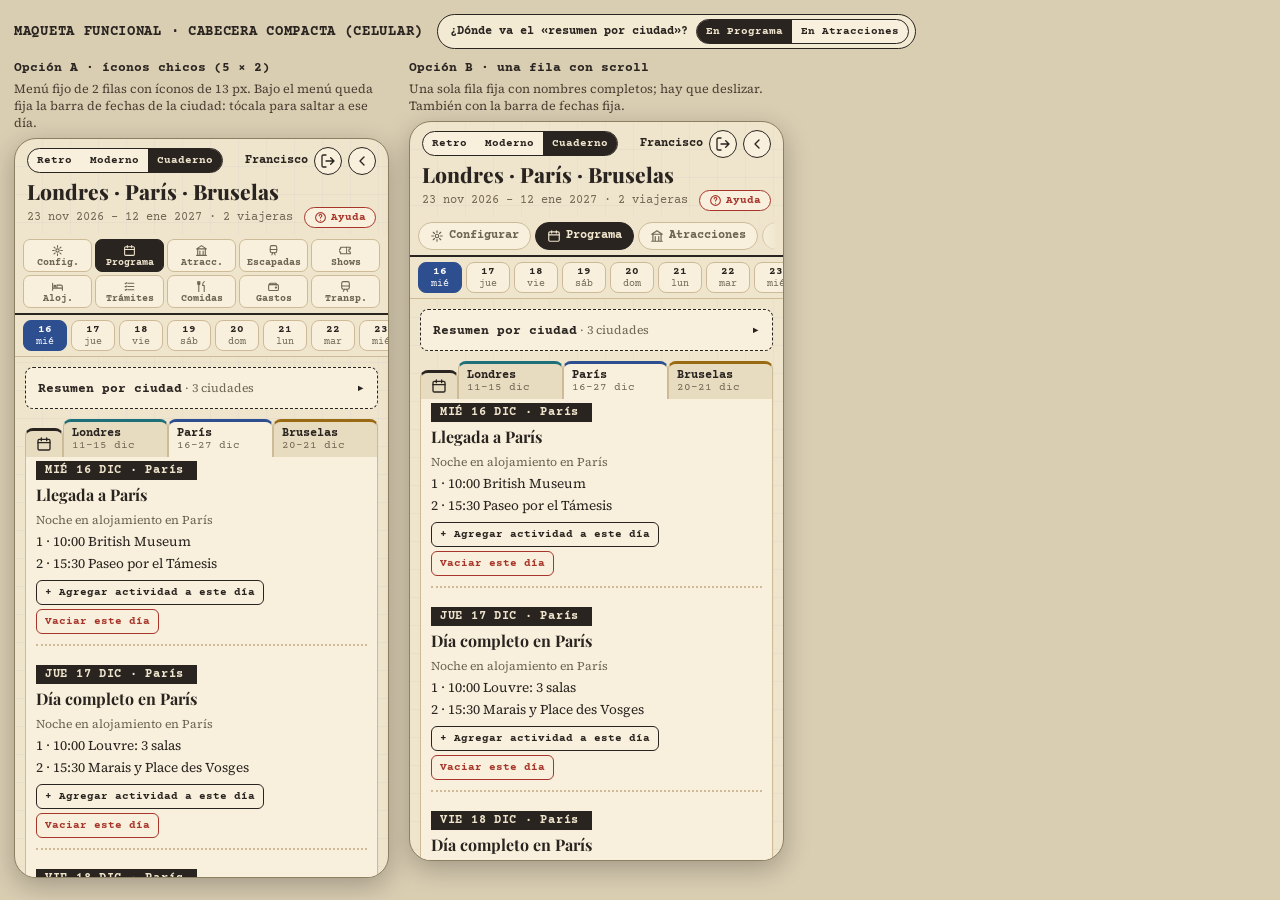
<file: maqueta-cabecera.html>
<!doctype html>
<html lang="es">
<head>
<meta charset="utf-8">
<meta name="viewport" content="width=device-width, initial-scale=1">
<title>Maqueta funcional · cabecera compacta para el celular</title>
<link rel="stylesheet" href="https://fonts.googleapis.com/css2?family=Playfair+Display:wght@600;700;800&family=Source+Serif+4:opsz,wght@8..60,400;8..60,600;8..60,700&family=Courier+Prime:wght@400;700&display=swap">
<style>
:root{--bg:#efe4cc;--card:#f8f0dc;--ink:#2a2420;--muted:#6f6352;--line:#cdbb98;--stamp:#a8352b;--LO:#1d6f7a;--PA:#2e4f8f;--BR:#9a6a12;
  --f-display:"Playfair Display",Georgia,serif;--f-body:"Source Serif 4",Georgia,serif;--f-mono:"Courier Prime","Courier New",monospace}
*{box-sizing:border-box}
body{margin:0;background:#d9cdb2;font-family:var(--f-body);color:var(--ink);padding:14px}
.top{display:flex;flex-wrap:wrap;gap:14px;align-items:center;margin-bottom:12px}
.top h1{font:700 14px var(--f-mono);letter-spacing:.05em;text-transform:uppercase;margin:0}
.sw{display:flex;align-items:center;gap:8px;font:700 12px var(--f-mono);background:#f3ead4;border:1.5px solid var(--ink);border-radius:999px;padding:4px 6px 4px 12px}
.sw .seg{margin:0}
.row{display:flex;gap:20px;flex-wrap:wrap;align-items:flex-start}
.col{display:flex;flex-direction:column;gap:6px}
.col>b{font:700 13px var(--f-mono)}.col>small{max-width:375px;color:#4a4033;font-size:12.5px;line-height:1.35}
.ph{width:375px;height:740px;background:var(--bg);border:1px solid #8d7f62;border-radius:22px;overflow:hidden;position:relative;box-shadow:0 8px 26px rgba(0,0,0,.25);
  background-image:linear-gradient(transparent 27px,rgba(110,140,200,.12) 28px),linear-gradient(90deg,transparent 27px,rgba(110,140,200,.1) 28px);background-size:28px 28px}
.scroll{height:100%;overflow:auto;scroll-behavior:smooth}
.ic{width:16px;height:16px;fill:none;stroke:currentColor;stroke-width:2;stroke-linecap:round;stroke-linejoin:round;flex:none}
.seg{display:flex;border:1.5px solid var(--ink);border-radius:999px;overflow:hidden;background:var(--card)}
.seg button{font:700 11px var(--f-mono);border:0;background:transparent;color:var(--ink);padding:5px 9px;cursor:pointer}
.seg button[aria-pressed="true"]{background:var(--ink);color:var(--bg)}
/* cabecera */
.hd{padding:8px 12px 6px;display:flex;flex-direction:column;gap:5px}
.r1{display:flex;align-items:center;justify-content:space-between;gap:8px}
.usr{display:flex;align-items:center;gap:6px;font:700 12px var(--f-mono)}
.usr .nm{max-width:78px;overflow:hidden;text-overflow:ellipsis;white-space:nowrap}
.ib{width:28px;height:28px;border-radius:50%;border:1.5px solid var(--ink);background:var(--card);color:var(--ink);display:grid;place-items:center;padding:0;cursor:pointer}
.hd h1{font:800 21px/1.05 var(--f-display);margin:0}
.sub{font:12px var(--f-mono);color:var(--muted);display:flex;justify-content:space-between;align-items:center;gap:8px}
.hb{display:flex;align-items:center;gap:4px;border:1.5px solid var(--stamp);color:var(--stamp);background:var(--card);border-radius:999px;font:700 11px var(--f-mono);padding:3px 9px;cursor:pointer}.hb .ic{width:13px;height:13px}
/* menú fijo */
.stk{position:sticky;top:0;z-index:6;background:var(--bg)}
.menu{border-bottom:2.5px solid var(--ink);padding:5px 8px 0}
.mA{display:grid;grid-template-columns:repeat(5,1fr);gap:3px;padding-bottom:5px}
.mA button{display:flex;flex-direction:column;align-items:center;gap:1px;border:1.5px solid var(--line);border-radius:7px;background:var(--card);color:var(--muted);font:700 9.5px var(--f-mono);padding:4px 1px 3px;cursor:pointer}
.mA .ic{width:13px;height:13px}
.mA button[aria-selected="true"],.mB button[aria-selected="true"]{background:var(--ink);color:var(--bg);border-color:var(--ink)}
.mB{display:flex;gap:4px;overflow-x:auto;scrollbar-width:none;padding-bottom:5px}
.mB button{flex:none;display:flex;align-items:center;gap:5px;border:1.5px solid var(--line);border-radius:999px;background:var(--card);color:var(--muted);font:700 11.5px var(--f-mono);padding:6px 11px;cursor:pointer;white-space:nowrap}
.mB .ic{width:14px;height:14px}
.fade{position:relative}.fade:after{content:"";position:absolute;right:0;top:0;bottom:5px;width:26px;background:linear-gradient(90deg,transparent,var(--bg));pointer-events:none}
/* fechas de la ciudad (fijas bajo el menú) */
.chips{display:flex;gap:4px;overflow-x:auto;scrollbar-width:none;padding:5px 8px;background:var(--bg);border-bottom:1px solid var(--line)}
.chips button{flex:none;min-width:44px;border:1.5px solid var(--line);border-radius:8px;background:var(--card);font:700 11px var(--f-mono);padding:3px 6px;color:var(--ink);cursor:pointer;line-height:1.15}
.chips button small{display:block;font:10px var(--f-mono);color:var(--muted)}
.chips button[aria-pressed="true"]{background:var(--c);color:#fff;border-color:var(--c)}.chips button[aria-pressed="true"] small{color:#fff}
.body{padding:10px 10px 40px;display:flex;flex-direction:column;gap:10px}
/* resumen por ciudad */
details.res{background:var(--card);border:1.5px dashed var(--ink);border-radius:8px;padding:5px 12px}
details.res summary{cursor:pointer;font:700 13px var(--f-mono);list-style:none;display:flex;justify-content:space-between;align-items:center;gap:8px;min-height:30px}
details.res summary::-webkit-details-marker{display:none}
details.res summary .mu{font:400 12px var(--f-body);color:var(--muted)}
details.res summary:after{content:"▸";font-size:14px}details.res[open] summary:after{content:"▾"}
.fc{background:var(--card);border:1px solid var(--line);border-radius:6px;padding:8px 10px;margin:8px 0;font-size:13.5px;border-top:4px solid var(--c)}
.fc small{color:var(--muted)}.bar{height:8px;border-radius:4px;background:#e2d6b8;overflow:hidden;margin:4px 0}.bar i{display:block;height:100%;background:#3d6b3a}
.fc .st{font:700 12px var(--f-mono);color:#3d6b3a}.fc .bt{display:flex;flex-wrap:wrap;gap:5px;margin-top:6px}
.btn{font:700 11px var(--f-mono);border:1.5px solid var(--ink);border-radius:6px;background:var(--card);color:var(--ink);padding:5px 8px;cursor:pointer}
.btn.dk{background:var(--ink);color:var(--bg)}.btn.rd{border-color:var(--stamp);color:var(--stamp)}
.pillrow{display:flex;gap:5px;flex-wrap:wrap}.pill{font:700 11px var(--f-mono);border:1.5px solid var(--c);color:var(--c);background:var(--card);border-radius:999px;padding:3px 9px}
.link{font:700 12px var(--f-mono);color:var(--stamp);background:none;border:0;text-decoration:underline;cursor:pointer;padding:2px 0;text-align:left}
/* ciudades y días */
.cities{display:flex;align-items:flex-end}
.cities button{flex:1;text-align:left;border:1px solid var(--line);border-bottom:0;border-radius:8px 8px 0 0;background:#e8dcc0;padding:5px 8px;font:700 12px var(--f-mono);color:var(--ink);cursor:pointer;border-top:3px solid var(--c)}
.cities button small{display:block;font:10.5px var(--f-mono);color:var(--muted)}
.cities button[aria-selected="true"]{background:var(--card)}
.cities .cal{flex:none;width:38px;border-top:3px solid var(--ink);display:grid;place-items:center}
.days{background:var(--card);border:1px solid var(--line);margin-top:-10px;padding:8px 10px 6px;display:flex;flex-direction:column;gap:14px}
.day{border-bottom:2px dotted var(--line);padding-bottom:10px;scroll-margin-top:var(--sk,120px)}
.dtab{display:inline-block;background:var(--ink);color:var(--bg);font:700 12px var(--f-mono);padding:3px 13px 3px 9px;letter-spacing:.06em}
.day h3{font:700 16px var(--f-display);margin:4px 0 2px}.day p{margin:3px 0;font-size:13.5px}.day .n{color:var(--muted);font-size:12px}
.note{font-size:12px;color:var(--muted)}
.ficha{background:color-mix(in srgb,#d8b979 22%,var(--card));border:1px solid #b8a06a;padding:9px 11px;font-size:13.5px}.ficha h4{margin:0 0 3px;font:700 15px var(--f-display)}
.filters{display:flex;gap:5px;flex-wrap:wrap}.chip{font:700 11px var(--f-mono);border:1.5px solid var(--ink);border-radius:999px;background:var(--card);padding:4px 9px;cursor:pointer}.chip[aria-pressed="true"]{background:var(--ink);color:var(--bg)}
.eb{font:700 11px var(--f-mono);letter-spacing:.1em;text-transform:uppercase;color:var(--muted)}
.empty{background:var(--card);border:1.5px dashed var(--line);border-radius:8px;padding:18px;text-align:center;font:13px var(--f-mono);color:var(--muted)}
.pop{position:absolute;left:10px;right:10px;top:96px;background:var(--card);border:1.5px solid var(--ink);border-radius:10px;padding:10px 12px;font-size:13px;box-shadow:0 8px 20px rgba(0,0,0,.3);z-index:20}
</style>
</head>
<body>
<div class="top"><h1>Maqueta funcional · cabecera compacta (celular)</h1>
 <label class="sw">¿Dónde va el «resumen por ciudad»?<span class="seg" id="place"><button data-pl="prog" aria-pressed="true">En Programa</button><button data-pl="att" aria-pressed="false">En Atracciones</button></span></label></div>
<div class="row" id="root"></div>
<script>
const I={cfg:'<circle cx="12" cy="12" r="3"/><path d="M12 3v3M12 18v3M3 12h3M18 12h3M5.6 5.6l2.1 2.1M16.3 16.3l2.1 2.1M5.6 18.4l2.1-2.1M16.3 7.7l2.1-2.1"/>',
 prog:'<rect x="3" y="5" width="18" height="16" rx="2"/><path d="M3 10h18M8 3v4M16 3v4"/>',att:'<path d="M3 21h18M5 21V10M19 21V10M9 21v-8M15 21v-8M12 3l9 6H3z"/>',
 esc:'<rect x="6" y="3" width="12" height="13" rx="3"/><path d="M6 10h12M9 20l1.5-4M15 20l-1.5-4"/>',sho:'<path d="M3 9a2 2 0 0 0 0 6v3h18v-3a2 2 0 0 1 0-6V6H3z"/><path d="M14 6v12" stroke-dasharray="2 2"/>',
 hot:'<path d="M3 19V6M3 15h18v4M21 15v-2.5a3 3 0 0 0-3-3h-7V15"/><circle cx="7" cy="11.5" r="1.6"/>',buy:'<path d="M9 6h11M9 12h11M9 18h11M4 6l1 1 2-2M4 12l1 1 2-2M4 18l1 1 2-2"/>',
 foo:'<path d="M7 3v7M5 3v4a2 2 0 0 0 4 0V3M7 10v11M17 3c-2 1.5-3 4-3 7h3v11"/>',gas:'<path d="M4 8.5A2.5 2.5 0 0 1 6.5 6H17v3"/><rect x="3" y="8.5" width="18" height="11" rx="2"/><circle cx="16.5" cy="14" r="1.1"/>',
 tra:'<rect x="5" y="3" width="14" height="14" rx="3"/><path d="M5 11h14M8 21l2-4M16 21l-2-4"/>',out:'<path d="M9 21H5a2 2 0 0 1-2-2V5a2 2 0 0 1 2-2h4M16 17l5-5-5-5M21 12H9"/>',back:'<path d="M15 18l-6-6 6-6"/>',
 q:'<circle cx="12" cy="12" r="9"/><path d="M9.5 9a2.5 2.5 0 1 1 3.5 2.3c-.7.4-1 .9-1 1.7M12 17h.01"/>'};
const ic=k=>`<svg class="ic" viewBox="0 0 24 24" aria-hidden="true">${I[k]}</svg>`;
const T=[["cfg","Config.","Configurar"],["prog","Programa","Programa"],["att","Atracc.","Atracciones"],["esc","Escapadas","Escapadas"],["sho","Shows","Espectáculos"],["hot","Aloj.","Alojamiento"],["buy","Trámites","Trámites previos"],["foo","Comidas","Comidas"],["gas","Gastos","Gastos"],["tra","Transp.","Transporte"]];
const CITY={LO:{n:"Londres",ini:11,fin:15,mes:"dic",c:"var(--LO)",h:"✓ Con Alli · sin alojamiento pagado",pct:100},PA:{n:"París",ini:16,fin:27,mes:"dic",c:"var(--PA)",h:"✓ Todo cabe · 24,4 / 47 h",pct:52},BR:{n:"Bruselas",ini:20,fin:21,mes:"dic",c:"var(--BR)",h:"✓ Programa sugerido",pct:100}};
const DW=["dom","lun","mar","mié","jue","vie","sáb"];const dow=d=>DW[new Date(2026,11,d).getDay()];
const TIT={11:"Llegada a Londres",16:"Llegada a París"};
const ACT=["British Museum","Paseo por el Támesis","Notre-Dame y la Île de la Cité","Louvre: 3 salas","Marais y Place des Vosges","Torre Eiffel al atardecer","Museo de Orsay","Montmartre y Sacré-Cœur"];
const S={place:"prog"};
function phone(v){return {v,tab:"prog",city:"PA",day:16,res:false,help:false}}
const P={A:phone("A"),B:phone("B")};
const head=p=>`<div class="hd"><div class="r1"><div class="seg"><button aria-pressed="false">Retro</button><button aria-pressed="false">Moderno</button><button aria-pressed="true">Cuaderno</button></div>
 <div class="usr"><span class="nm">Francisco</span><button class="ib" title="Salir">${ic("out")}</button><button class="ib" title="Volver a Viajes">${ic("back")}</button></div></div>
 <h1>Londres · París · Bruselas</h1><div class="sub"><span>23 nov 2026 – 12 ene 2027 · 2 viajeras</span><button class="hb" data-help>${ic("q")} Ayuda</button></div></div>`;
const menu=p=>p.v==="A"?`<div class="menu"><div class="mA">${T.map(t=>`<button data-tab="${t[0]}" aria-selected="${p.tab===t[0]}">${ic(t[0])}<span>${t[1]}</span></button>`).join("")}</div></div>`
 :`<div class="menu fade"><div class="mB">${T.map(t=>`<button data-tab="${t[0]}" aria-selected="${p.tab===t[0]}">${ic(t[0])}${t[2]}</button>`).join("")}</div></div>`;
const cards=()=>Object.entries(CITY).map(([k,c])=>`<div class="fc" style="--c:${c.c}"><b>${c.n}</b> <small>${c.ini}–${c.fin} ${c.mes} · ${c.fin-c.ini+1} días</small><div class="bar"><i style="width:${c.pct}%"></i></div><span class="st">${c.h}</span>
  <div class="bt"><button class="btn dk">✨ Llenar espacios libres</button><button class="btn">Agregar por categoría ▸</button><button class="btn rd">Reformatear ${c.n}</button></div></div>`).join("");
const strip=()=>`<div class="pillrow">${Object.entries(CITY).map(([k,c])=>`<span class="pill" style="--c:${c.c}">${c.n} ✓</span>`).join("")}</div><button class="link" data-goatt>Administrar actividades por ciudad en Atracciones →</button>`;
const dayCards=(p)=>{const c=CITY[p.city];let h="";for(let d=c.ini;d<=c.fin;d++){const a=ACT[(d*3)%ACT.length],b=ACT[(d*3+1)%ACT.length];
  h+=`<article class="day" data-d="${d}"><span class="dtab">${dow(d).toUpperCase()} ${d} DIC · ${c.n}</span><h3>${TIT[d]||"Día completo en "+c.n}</h3><span class="n">Noche en alojamiento en ${c.n}</span><p>1 · 10:00 ${a}</p><p>2 · 15:30 ${b}</p><button class="btn" style="margin-top:4px">+ Agregar actividad a este día</button> <button class="btn rd" style="margin-top:4px">Vaciar este día</button></article>`}return h};
const progBody=p=>{const c=CITY[p.city];
  const top=S.place==="prog"?`<details class="res" ${p.res?"open":""} data-res><summary><span>Resumen por ciudad<span class="mu"> · 3 ciudades</span></span></summary>${cards()}</details>`:strip();
  return `<div class="body">${top}<div><div class="cities"><button class="cal" title="Calendario">${ic("prog")}</button>${Object.entries(CITY).map(([k,x])=>`<button data-city="${k}" style="--c:${x.c}" aria-selected="${p.city===k}">${x.n}<small>${x.ini}–${x.fin} dic</small></button>`).join("")}</div><div class="days">${dayCards(p)}</div></div></div>`};
const attBody=p=>`<div class="body">${S.place==="att"?`<details class="res" ${p.res?"open":""} data-res><summary><span>Plan por ciudad<span class="mu"> · horas, categorías y reformatear</span></span></summary>${cards()}</details>`:`<p class="note">El resumen por ciudad está en Programa (cámbialo con el interruptor de arriba).</p>`}
  <span class="eb">Categoría</span><div class="filters"><button class="chip" aria-pressed="true">Todas (47)</button><button class="chip" aria-pressed="false">Museos (11)</button><button class="chip" aria-pressed="false">Monumentos (8)</button><button class="chip" aria-pressed="false">Iglesias (3)</button></div>
  <div class="ficha"><h4>Louvre</h4>Fortaleza de 1190 · museo desde 1793. <b>★ Imperdible</b> · en el programa.</div><div class="ficha"><h4>Museo de Orsay</h4>Antigua estación convertida en museo del impresionismo.</div></div>`;
const other=(p)=>`<div class="body"><div class="empty">${T.find(t=>t[0]===p.tab)[2]}<br>(sin cambios en esta maqueta)</div></div>`;
function render(k){const p=P[k],root=document.querySelector(`[data-ph="${k}"] .scroll`);const keep=root?root.scrollTop:0;const c=CITY[p.city];
  const chips=p.tab==="prog"?`<div class="chips" data-chips>${Array.from({length:c.fin-c.ini+1},(_,i)=>{const d=c.ini+i;return `<button data-chip="${d}" style="--c:${c.c}" aria-pressed="${p.day===d}">${d}<small>${dow(d)}</small></button>`}).join("")}</div>`:"";
  const el=document.querySelector(`[data-ph="${k}"]`);
  el.innerHTML=`<div class="scroll">${head(p)}<div class="stk">${menu(p)}${chips}</div>${p.tab==="prog"?progBody(p):p.tab==="att"?attBody(p):other(p)}</div>${p.help?`<div class="pop"><b>Cómo usar esta sección · ${T.find(t=>t[0]===p.tab)[2]}</b><br>Ayuda distinta para cada pestaña.</div>`:""}`;
  const sc=el.querySelector(".scroll");sc.scrollTop=keep;const stk=el.querySelector(".stk");sc.style.setProperty("--sk",(stk.offsetHeight+6)+"px")}
function mount(){document.getElementById("root").innerHTML=[["A","Opción A · íconos chicos (5 × 2)","Menú fijo de 2 filas con íconos de 13 px. Bajo el menú queda fija la barra de fechas de la ciudad: tócala para saltar a ese día."],["B","Opción B · una fila con scroll","Una sola fila fija con nombres completos; hay que deslizar. También con la barra de fechas fija."]].map(([k,t,x])=>`<div class="col"><b>${t}</b><small>${x}</small><div class="ph" data-ph="${k}"></div></div>`).join("");Object.keys(P).forEach(render)}
document.addEventListener("click",e=>{const ph=e.target.closest("[data-ph]");
  const pl=e.target.closest("[data-pl]");if(pl){S.place=pl.dataset.pl;document.querySelectorAll("[data-pl]").forEach(b=>b.setAttribute("aria-pressed",b===pl));Object.keys(P).forEach(k=>{P[k].res=false;render(k)});return}
  if(!ph)return;const k=ph.dataset.ph,p=P[k];
  const t=e.target.closest("[data-tab]");if(t){p.tab=t.dataset.tab;p.help=false;render(k);ph.querySelector(".scroll").scrollTop=0;return}
  const ci=e.target.closest("[data-city]");if(ci){p.city=ci.dataset.city;p.day=CITY[p.city].ini;render(k);return}
  const ch=e.target.closest("[data-chip]");if(ch){p.day=+ch.dataset.chip;const sc=ph.querySelector(".scroll"),d=sc.querySelector(`.day[data-d="${p.day}"]`);if(d)d.scrollIntoView({block:"start",behavior:"smooth"});
    ph.querySelectorAll("[data-chip]").forEach(b=>b.setAttribute("aria-pressed",+b.dataset.chip===p.day));return}
  if(e.target.closest("[data-goatt]")){p.tab="att";render(k);ph.querySelector(".scroll").scrollTop=0;return}
  if(e.target.closest("[data-help]")){p.help=!p.help;render(k);return}
  if(e.target.closest("summary")&&e.target.closest("[data-res]")){setTimeout(()=>{p.res=e.target.closest("details").open},0)}});
mount();
</script>
</body>
</html>
</file>
